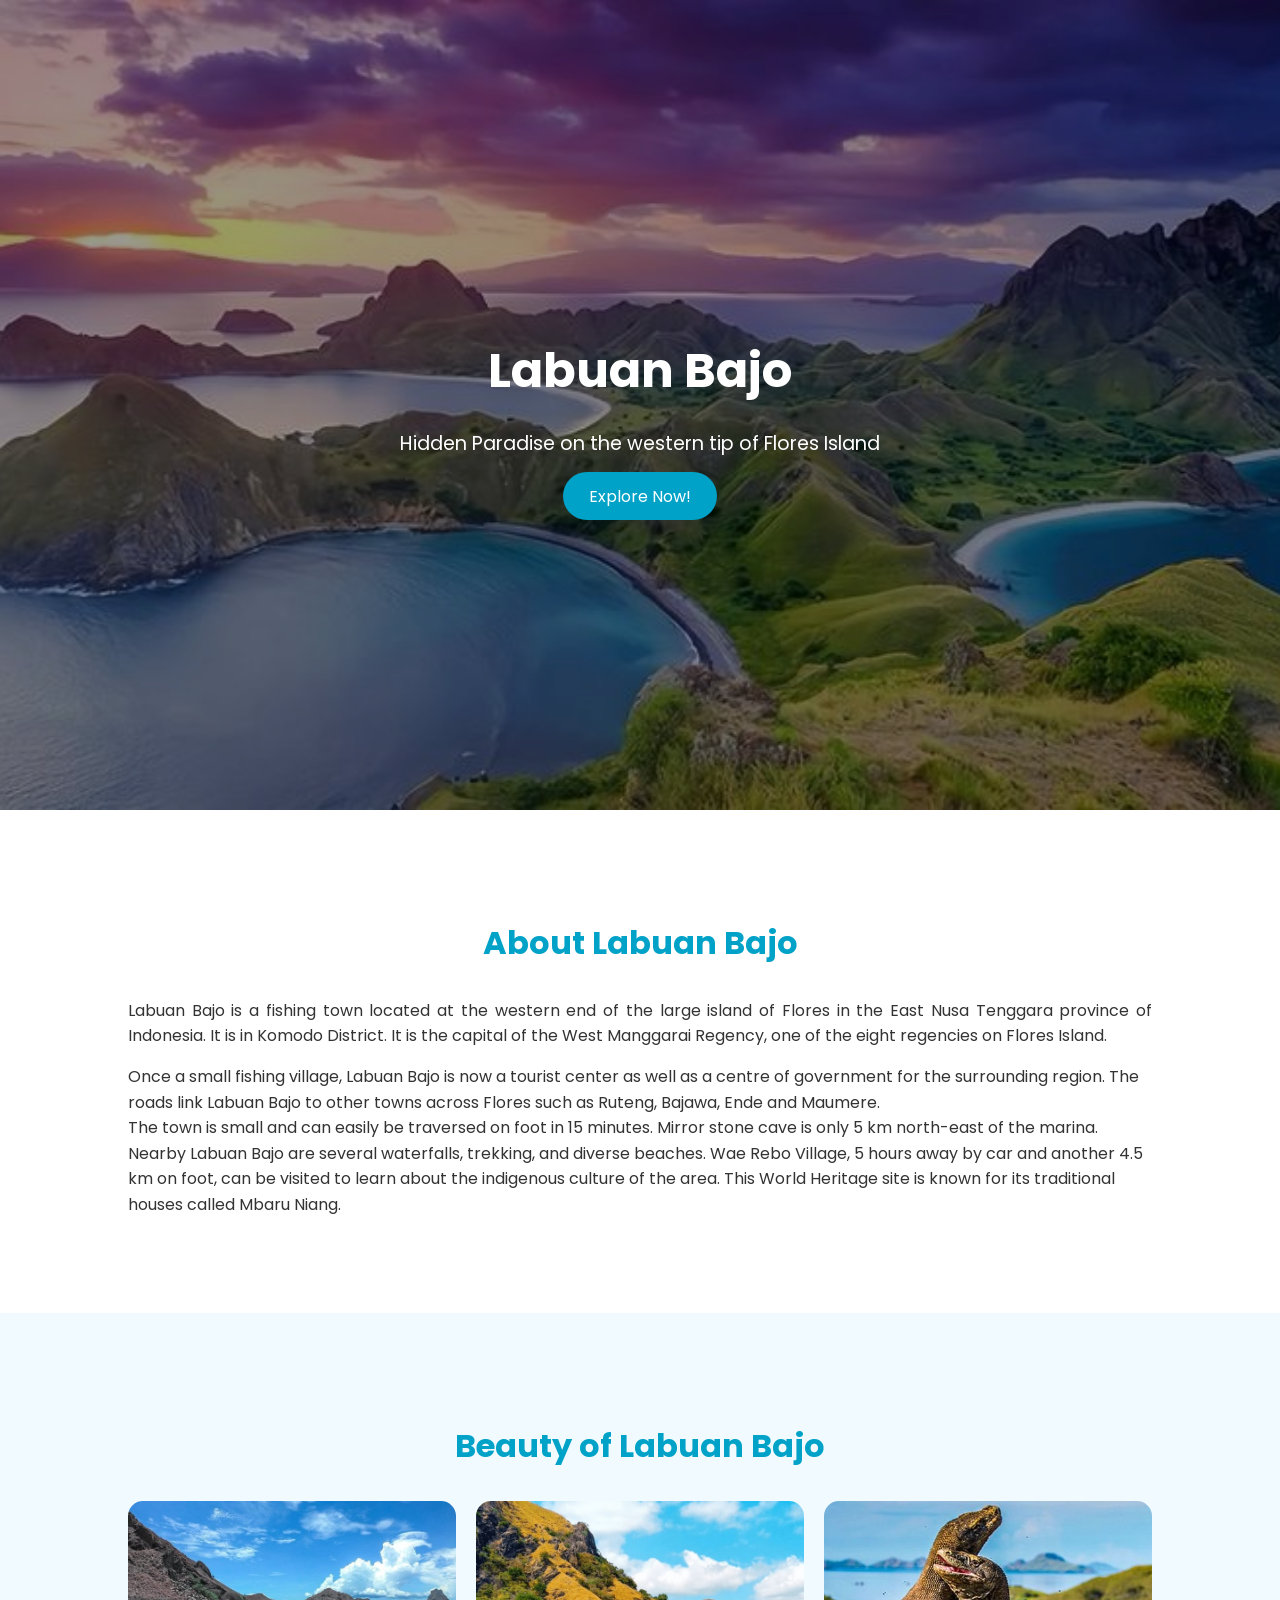
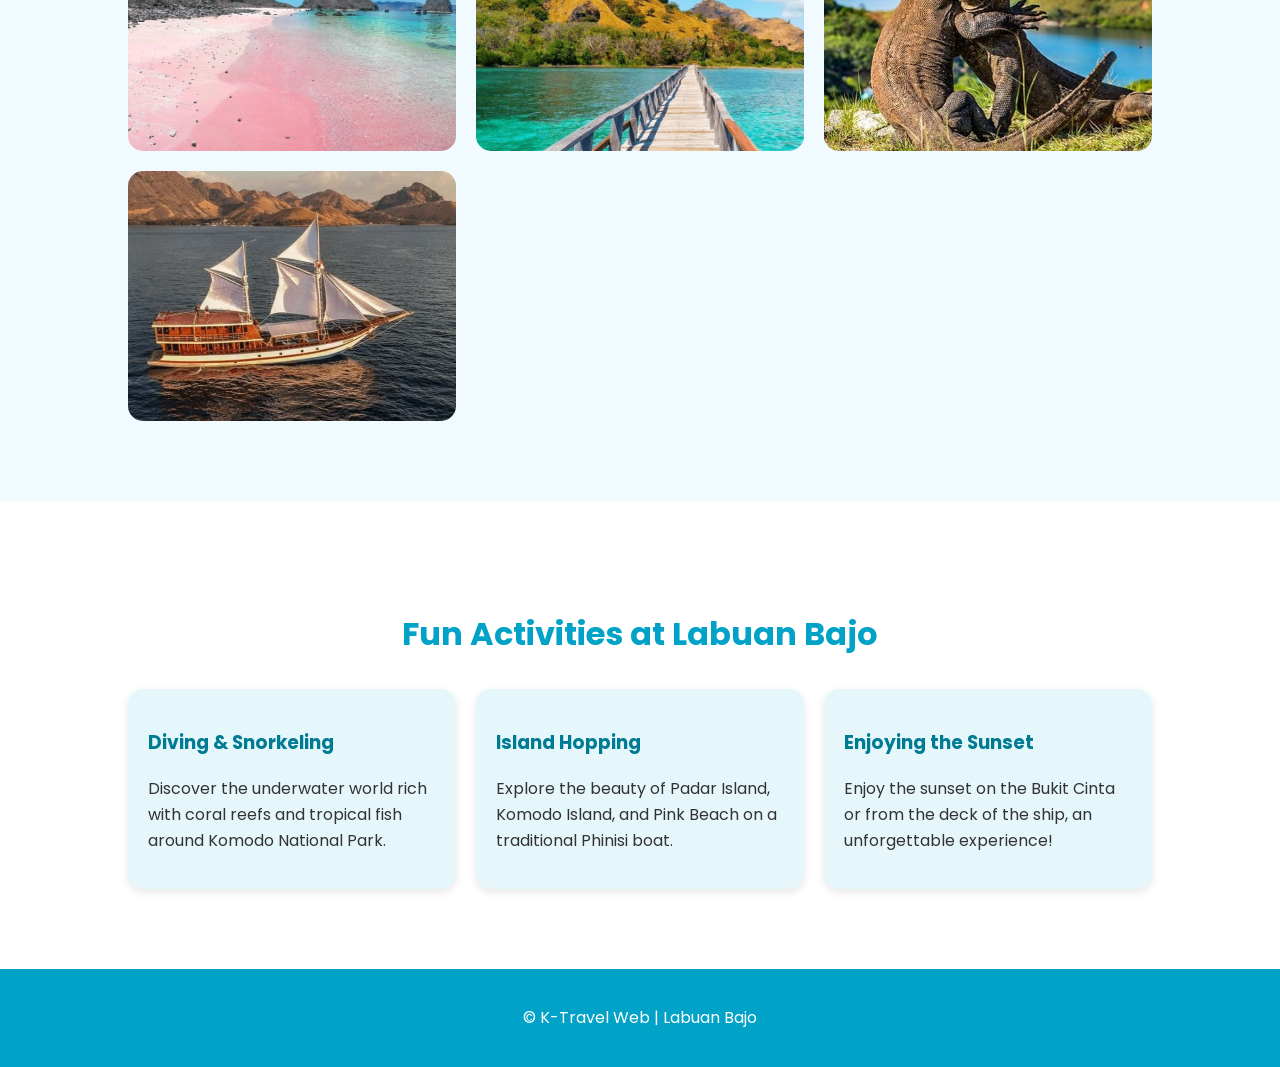
<file: labuanbajo.html>
<!DOCTYPE html>
<html lang="id">
<head>
    <meta charset="UTF-8">
    <meta name="viewport" content="width=device-width, initial-scale=1.0">
    <title>Labuan Bajo - Surga di Timur Indonesia</title>
    <link rel="stylesheet" href="labuanbajostyles.css">
    <link href="https://fonts.googleapis.com/css2?family=Poppins:wght@300;500;700&display=swap" rel="stylesheet">
</head>
<body>
    <!-- Header -->
    <header class="hero">
        <div class="overlay"></div>
        <div class="hero-content">
            <h1>Labuan Bajo</h1>
            <p>Hidden Paradise on the western tip of Flores Island</p>
            <a href="#about" class="btn">Explore Now!</a>
        </div>
    </header>

    <!-- Tentang -->
    <section id="about" class="section about">
        <h2>About Labuan Bajo</h2>
        <p>
            Labuan Bajo is a fishing town located at the western end of the large island of Flores in the East Nusa Tenggara province of Indonesia.
            It is in Komodo District. It is the capital of the West Manggarai Regency, one of the eight regencies on Flores Island.
        </p>Once a small fishing village, Labuan Bajo is now a tourist center as well as a centre of government for the surrounding region. 
            The roads link Labuan Bajo to other towns across Flores such as Ruteng, Bajawa, Ende and Maumere.
            <br>The town is small and can easily be traversed on foot in 15 minutes. Mirror stone cave is only 5 km north-east of the marina. 
            Nearby Labuan Bajo are several waterfalls, trekking, and diverse beaches. Wae Rebo Village, 5 hours away by car and another 4.5 km on foot, 
            can be visited to learn about the indigenous culture of the area. This World Heritage site is known for its traditional houses called Mbaru Niang.
        <p>
    </section>

    <!-- Galeri -->
    <section class="section gallery">
        <h2>Beauty of Labuan Bajo</h2>
        <div class="gallery-container">
            <img src="bajo2.jpeg" alt="Pulau Padar">
            <img src="bajo3.jpeg" alt="Pantai Pink">
            <img src="bajo4.jpeg" alt="Kapal Phinisi">
            <img src="bajo5.jpeg" alt="Pulau Komodo">
        </div>
    </section>

    <!-- Aktivitas -->
    <section class="section activities">
        <h2>Fun Activities at Labuan Bajo</h2>
        <div class="cards">
            <div class="card">
                <h3>Diving & Snorkeling</h3>
                <p>Discover the underwater world rich with coral reefs and tropical fish around Komodo National Park.</p>
            </div>
            <div class="card">
                <h3>Island Hopping</h3>
                <p>Explore the beauty of Padar Island, Komodo Island, and Pink Beach on a traditional Phinisi boat.</p>
            </div>
            <div class="card">
                <h3>Enjoying the Sunset</h3>
                <p>Enjoy the sunset on the Bukit Cinta or from the deck of the ship, an unforgettable experience!</p>
            </div>
        </div>
    </section>

    <!-- Footer -->
    <footer>
        <p>© K-Travel Web | Labuan Bajo</p>
    </footer>
</body>
</html>
</file>
<file: labuanbajostyles.css>
body {
    margin: 0;
    font-family: 'Poppins', sans-serif;
    line-height: 1.6;
    color: #333;
    background-color: #f5f5f5;
}

.hero {
    position: relative;
    height: 90vh;
    background: url("bajo1.jpeg") center/cover no-repeat;
    display: flex;
    align-items: center;
    justify-content: center;
    color: white;
    text-align: center;
}
.hero .overlay {
    position: absolute;
    top: 0; left: 0;
    width: 100%; height: 100%;
    background: rgba(0, 0, 0, 0.4);
}
.hero-content {
    position: relative;
    z-index: 2;
}
.hero h1 {
    font-size: 3rem;
    margin-bottom: 0.5rem;
}
.hero p {
    font-size: 1.2rem;
    margin-bottom: 1.5rem;
}
.btn {
    background: #00a2c7;
    color: white;
    padding: 0.8rem 1.6rem;
    border-radius: 30px;
    text-decoration: none;
    transition: background 0.3s;
}
.btn:hover {
    background: #007b94;
}

.section {
    padding: 80px 10%;
    background: white;
}
.section h2 {
    text-align: center;
    font-size: 2rem;
    color: #00a2c7;
    margin-bottom: 30px;
}
.about p {
    text-align: justify;
    margin-bottom: 15px;
}

.gallery {
    background: #f0faff;
}
.gallery-container {
    display: grid;
    grid-template-columns: repeat(auto-fit, minmax(250px, 1fr));
    gap: 20px;
}
.gallery-container img {
    width: 100%;
    height: 250px;
    object-fit: cover;
    border-radius: 15px;
    transition: transform 0.3s;
}
.gallery-container img:hover {
    transform: scale(1.05);
}

.cards {
    display: grid;
    grid-template-columns: repeat(auto-fit, minmax(250px, 1fr));
    gap: 20px;
}
.card {
    background: #e6f7fb;
    padding: 20px;
    border-radius: 15px;
    box-shadow: 0 3px 8px rgba(0, 0, 0, 0.1);
    transition: transform 0.3s;
}
.card:hover {
    transform: translateY(-5px);
}
.card h3 {
    color: #007b94;
}

footer {
    background: #00a2c7;
    color: white;
    text-align: center;
    padding: 20px;
}
</file>
